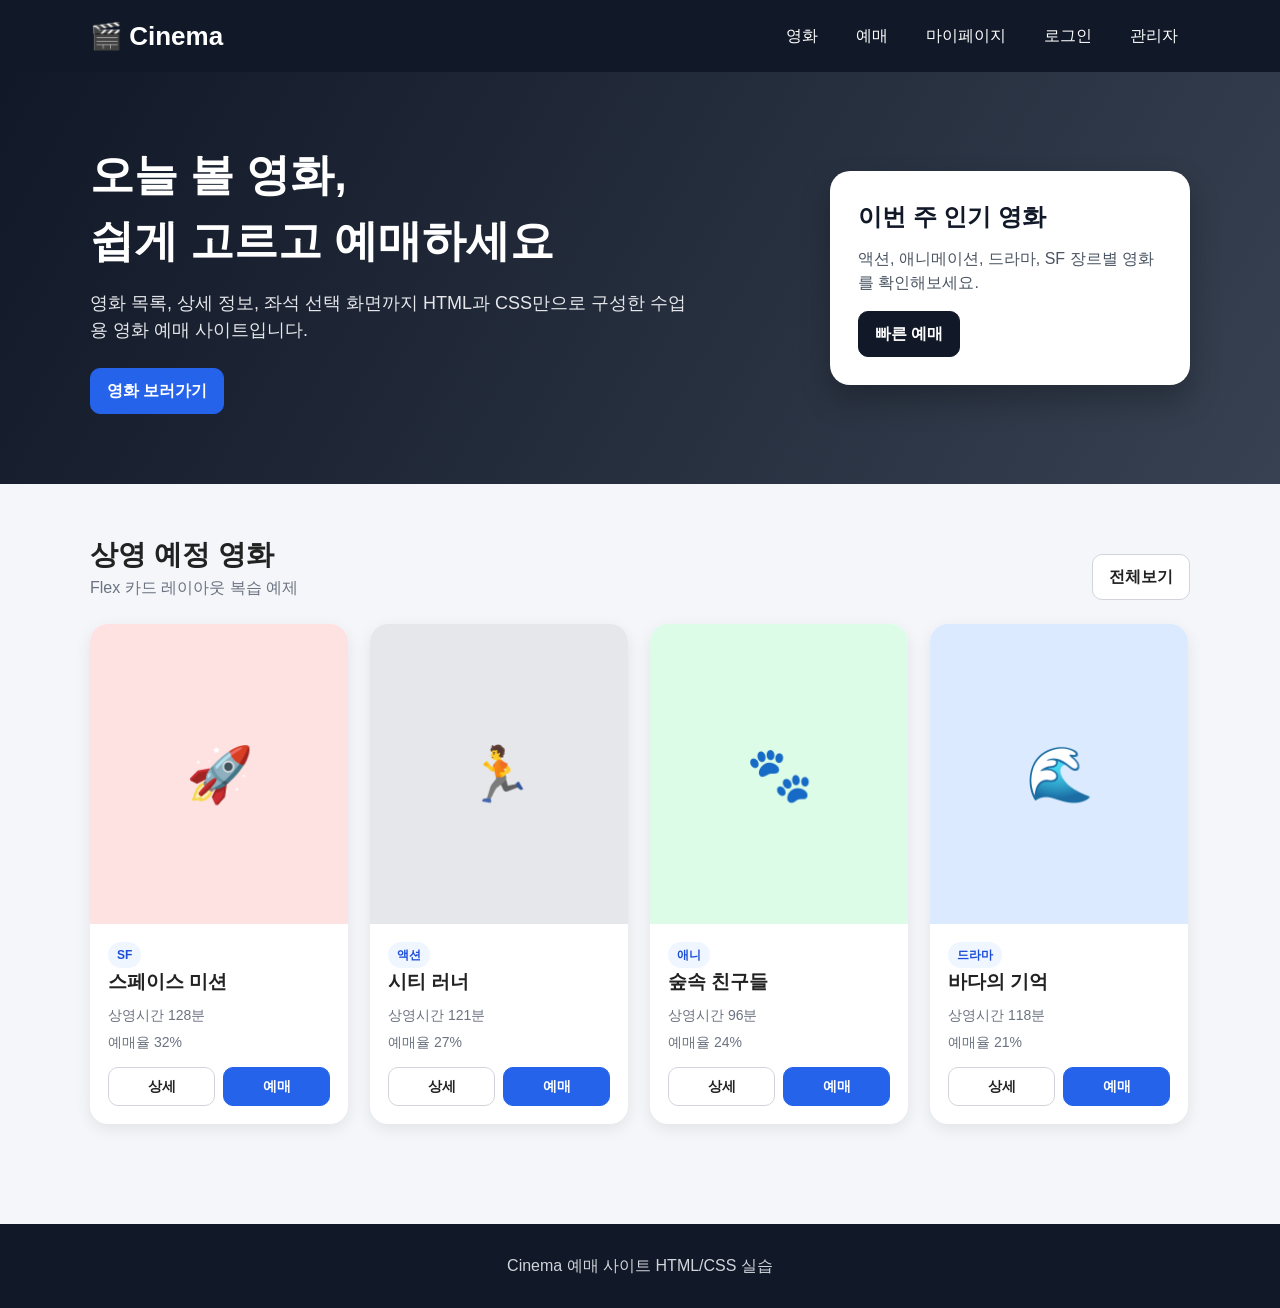
<file: index.html>
<!DOCTYPE html>
<html lang="ko">
<head>
  <meta charset="UTF-8">
  <meta name="viewport" content="width=device-width, initial-scale=1.0">
  <title>시네마 예매</title>
  <link rel="stylesheet" href="css/style.css">
</head>
<body>
<header class="header">
  <div class="container nav">
    <a href="index.html" class="logo">🎬 Cinema</a>
    <nav class="menu">
      <a href="movies.html">영화</a><a href="booking.html">예매</a><a href="mypage.html">마이페이지</a><a href="login.html">로그인</a><a href="admin.html">관리자</a>
    </nav>
  </div>
</header>
<section class="hero">
  <div class="container hero-wrap">
    <div class="hero-text">
      <h1>오늘 볼 영화,<br>쉽게 고르고 예매하세요</h1>
      <p>영화 목록, 상세 정보, 좌석 선택 화면까지 HTML과 CSS만으로 구성한 수업용 영화 예매 사이트입니다.</p>
      <a href="movies.html" class="btn primary">영화 보러가기</a>
    </div>
    <div class="hero-card">
      <h2>이번 주 인기 영화</h2>
      <p>액션, 애니메이션, 드라마, SF 장르별 영화를 확인해보세요.</p>
      <a href="booking.html" class="btn dark">빠른 예매</a>
    </div>
  </div>
</section>
<section class="section">
  <div class="container">
    <div class="section-title"><div><h2>상영 예정 영화</h2><p>Flex 카드 레이아웃 복습 예제</p></div><a href="movies.html" class="btn">전체보기</a></div>
    <div class="card-list" id="popular-list"></div>
  </div>
</section>
<footer class="footer"><div class="container">Cinema 예매 사이트 HTML/CSS 실습</div></footer>
<script src="js/data.js"></script>
<script src="js/common.js"></script>
<script src="js/index.js"></script>
</body>
</html>
</file>
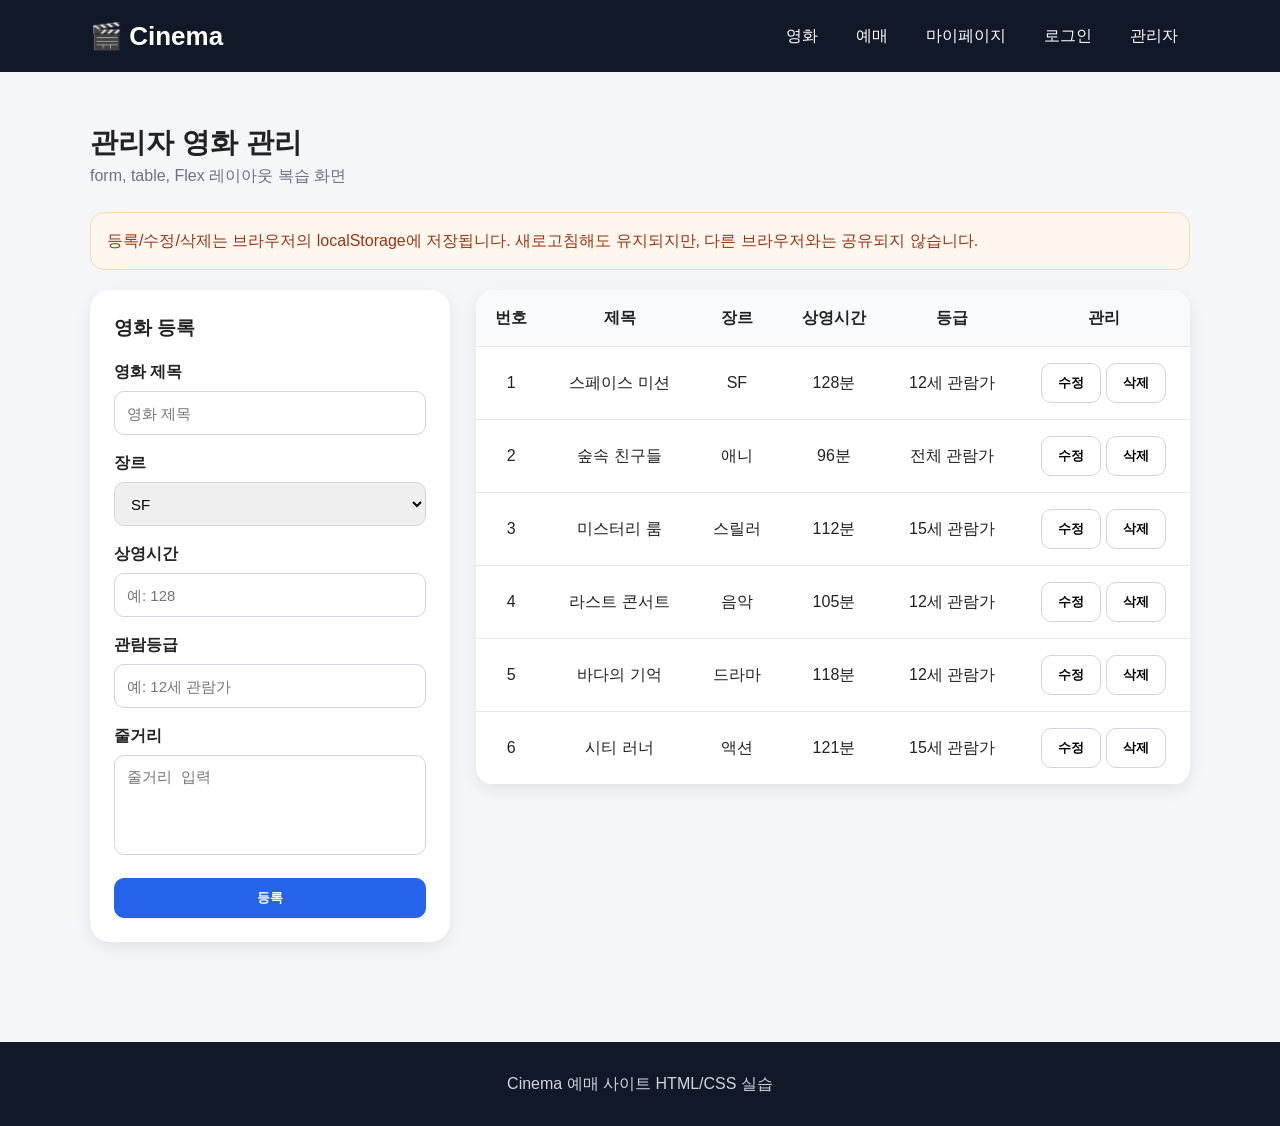
<file: admin.html>
<!DOCTYPE html><html lang="ko"><head><meta charset="UTF-8"><meta name="viewport" content="width=device-width, initial-scale=1.0"><title>관리자</title><link rel="stylesheet" href="css/style.css"></head><body>
<header class="header"><div class="container nav"><a href="index.html" class="logo">🎬 Cinema</a><nav class="menu"><a href="movies.html">영화</a><a href="booking.html">예매</a><a href="mypage.html">마이페이지</a><a href="login.html">로그인</a><a href="admin.html">관리자</a></nav></div></header>
<section class="section"><div class="container"><div class="section-title"><div><h2>관리자 영화 관리</h2><p>form, table, Flex 레이아웃 복습 화면</p></div></div><div class="notice-box">등록/수정/삭제는 브라우저의 localStorage에 저장됩니다. 새로고침해도 유지되지만, 다른 브라우저와는 공유되지 않습니다.</div><div class="admin-layout"><aside class="admin-form"><h3 style="margin-bottom:18px;">영화 등록</h3><form id="admin-form"><div class="form-group"><label>영화 제목</label><input type="text" id="admin-title" placeholder="영화 제목"></div><div class="form-group"><label>장르</label><select id="admin-genre"><option>SF</option><option>애니</option><option>스릴러</option><option>음악</option><option>드라마</option><option>액션</option></select></div><div class="form-group"><label>상영시간</label><input type="text" id="admin-duration" placeholder="예: 128"></div><div class="form-group"><label>관람등급</label><input type="text" id="admin-rating" placeholder="예: 12세 관람가"></div><div class="form-group"><label>줄거리</label><textarea id="admin-story" placeholder="줄거리 입력"></textarea></div><button class="btn primary" id="admin-submit" type="button" style="width:100%;">등록</button></form></aside><div class="admin-table table-wrap"><table><thead><tr><th>번호</th><th>제목</th><th>장르</th><th>상영시간</th><th>등급</th><th>관리</th></tr></thead><tbody id="admin-list"></tbody></table></div></div></div></section>
<footer class="footer"><div class="container">Cinema 예매 사이트 HTML/CSS 실습</div></footer>
<script src="js/data.js"></script>
<script src="js/common.js"></script>
<script src="js/admin.js"></script>
</body></html>
</file>
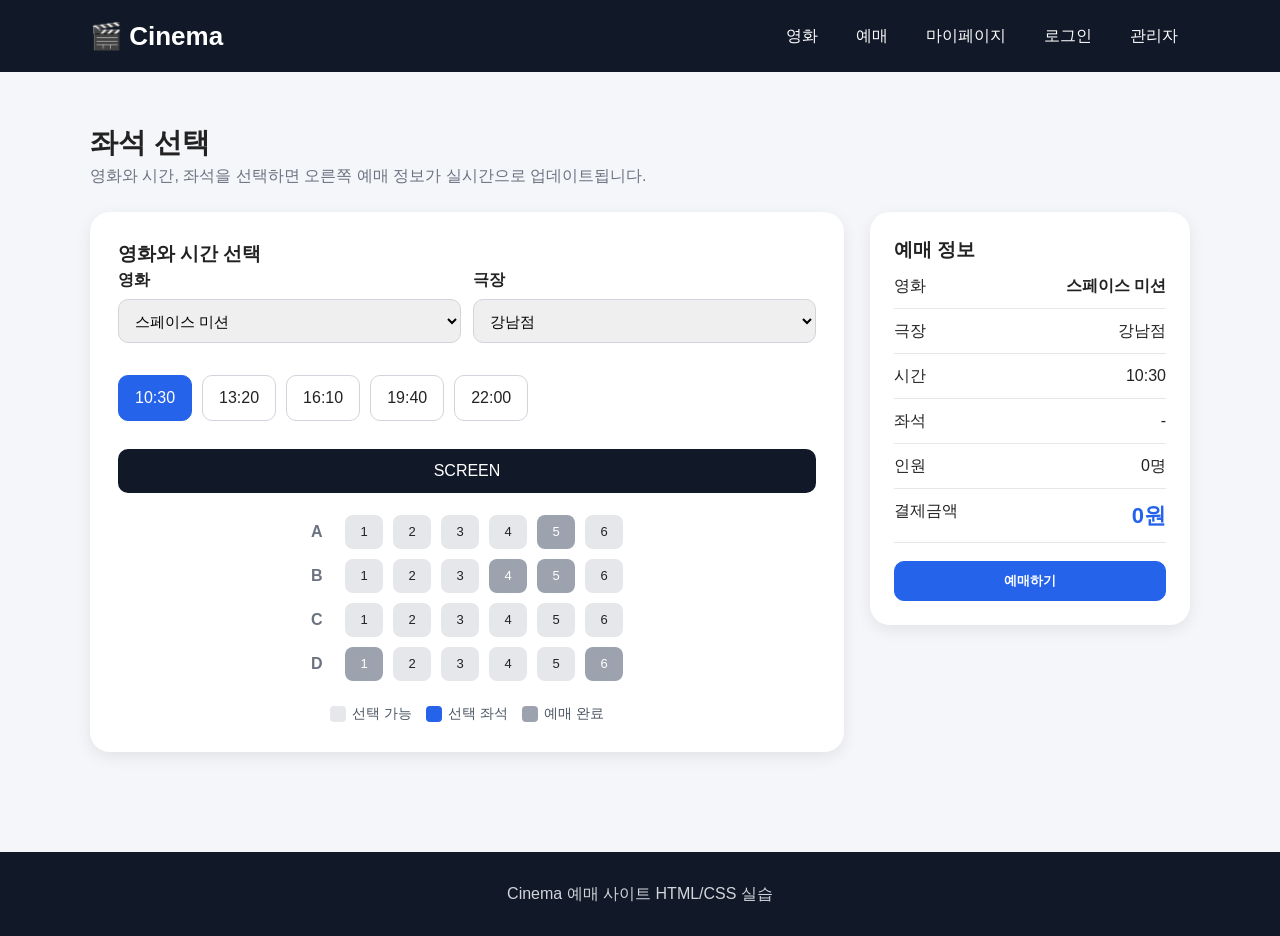
<file: booking.html>
<!DOCTYPE html><html lang="ko"><head><meta charset="UTF-8"><meta name="viewport" content="width=device-width, initial-scale=1.0"><title>영화 예매</title><link rel="stylesheet" href="css/style.css"></head><body>
<header class="header"><div class="container nav"><a href="index.html" class="logo">🎬 Cinema</a><nav class="menu"><a href="movies.html">영화</a><a href="booking.html">예매</a><a href="mypage.html">마이페이지</a><a href="login.html">로그인</a><a href="admin.html">관리자</a></nav></div></header>
<section class="section"><div class="container"><div class="section-title"><div><h2>좌석 선택</h2><p>영화와 시간, 좌석을 선택하면 오른쪽 예매 정보가 실시간으로 업데이트됩니다.</p></div></div><div class="booking-layout"><div class="booking-main"><h3>영화와 시간 선택</h3><div class="form-row"><div class="form-group"><label>영화</label><select id="movie-select"></select></div><div class="form-group"><label>극장</label><select id="theater-select"></select></div></div><div class="time-list" id="time-list"></div><div class="screen">SCREEN</div><div class="seat-area" id="seat-area"></div><div class="legend"><span><i></i>선택 가능</span><span><i class="selected"></i>선택 좌석</span><span><i class="reserved"></i>예매 완료</span></div></div><aside class="booking-side"><h3>예매 정보</h3><ul class="summary"><li><span>영화</span><strong id="summary-movie" style="font-size:16px;color:#222"></strong></li><li><span>극장</span><span id="summary-theater"></span></li><li><span>시간</span><span id="summary-time"></span></li><li><span>좌석</span><span id="summary-seats">-</span></li><li><span>인원</span><span id="summary-count">0명</span></li><li><span>결제금액</span><strong id="summary-price">0원</strong></li></ul><button id="submit-booking" class="btn primary" style="width:100%;margin-top:18px;">예매하기</button></aside></div></div></section>
<footer class="footer"><div class="container">Cinema 예매 사이트 HTML/CSS 실습</div></footer>
<script src="js/data.js"></script>
<script src="js/common.js"></script>
<script src="js/booking.js"></script>
</body></html>
</file>
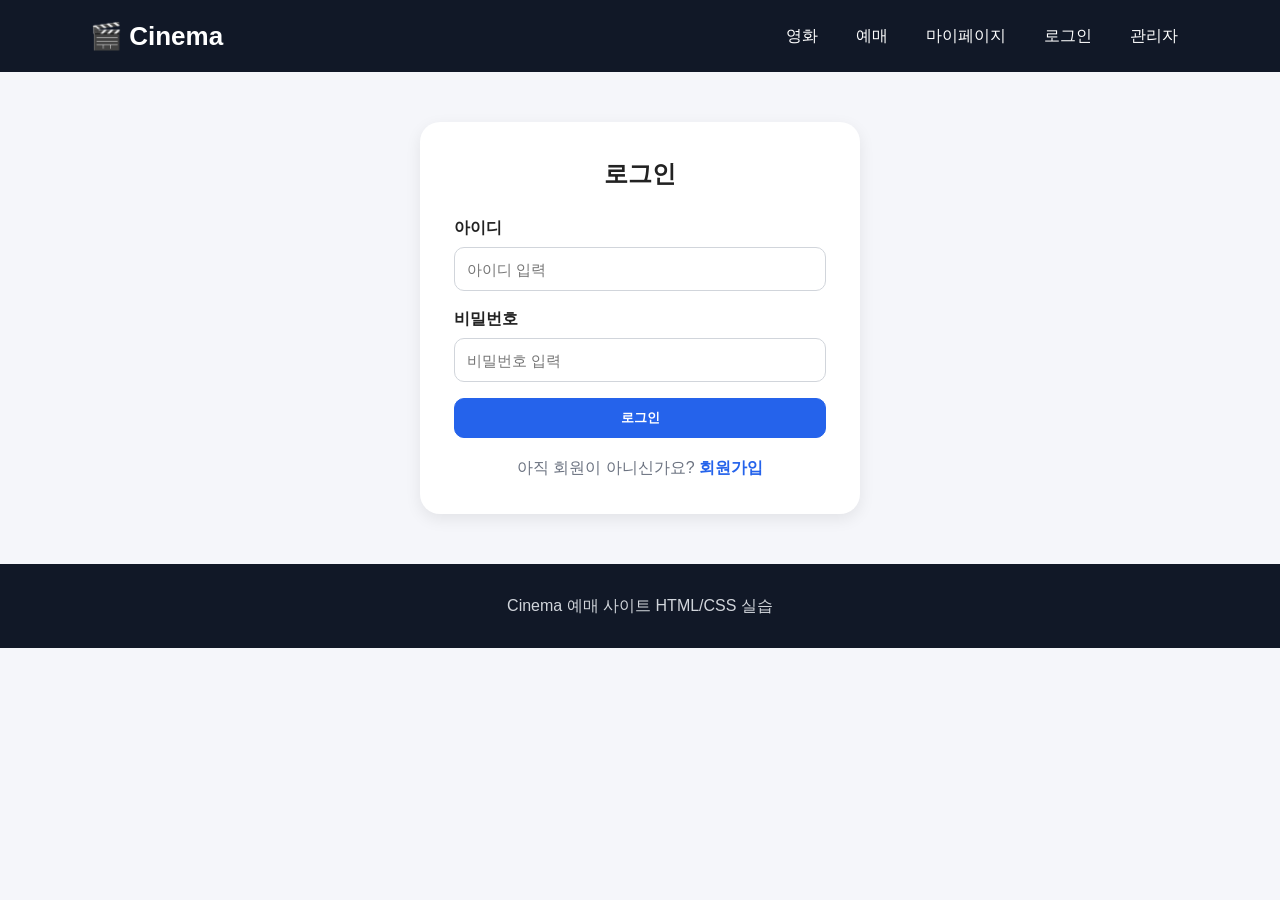
<file: login.html>
<!DOCTYPE html><html lang="ko"><head><meta charset="UTF-8"><meta name="viewport" content="width=device-width, initial-scale=1.0"><title>로그인</title><link rel="stylesheet" href="css/style.css"></head><body>
<header class="header"><div class="container nav"><a href="index.html" class="logo">🎬 Cinema</a><nav class="menu"><a href="movies.html">영화</a><a href="booking.html">예매</a><a href="mypage.html">마이페이지</a><a href="login.html">로그인</a><a href="admin.html">관리자</a></nav></div></header>
<main class="form-box"><h2>로그인</h2><form><div class="form-group"><label>아이디</label><input type="text" id="login-id" placeholder="아이디 입력"></div><div class="form-group"><label>비밀번호</label><input type="password" id="login-pw" placeholder="비밀번호 입력"></div><button class="btn primary" id="login-btn" style="width:100%;" type="button">로그인</button><p style="text-align:center;margin-top:18px;color:#6b7280;">아직 회원이 아니신가요? <a href="signup.html" style="color:#2563eb;font-weight:bold;">회원가입</a></p></form></main>
<footer class="footer"><div class="container">Cinema 예매 사이트 HTML/CSS 실습</div></footer>
<script src="js/data.js"></script>
<script src="js/common.js"></script>
<script src="js/login.js"></script>
</body></html>
</file>
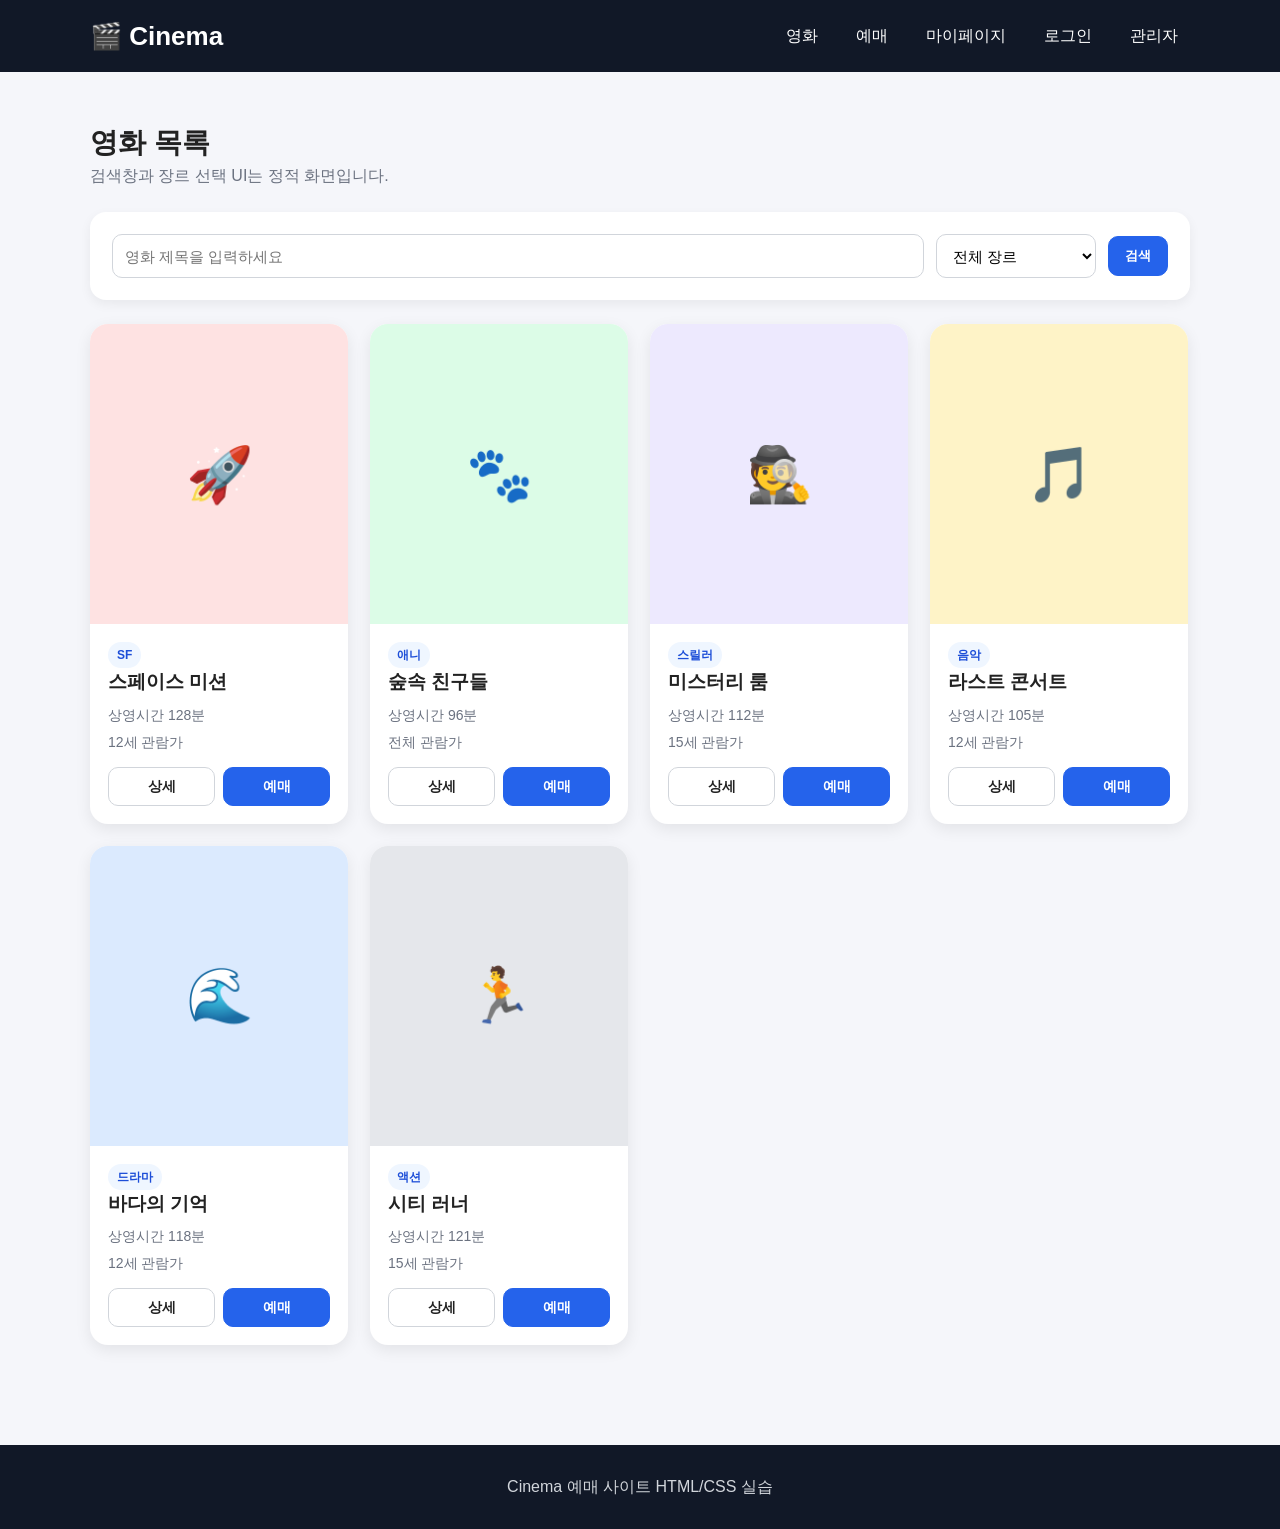
<file: movies.html>
<!DOCTYPE html><html lang="ko"><head><meta charset="UTF-8"><meta name="viewport" content="width=device-width, initial-scale=1.0"><title>영화 목록</title><link rel="stylesheet" href="css/style.css"></head><body>
<header class="header"><div class="container nav"><a href="index.html" class="logo">🎬 Cinema</a><nav class="menu"><a href="movies.html">영화</a><a href="booking.html">예매</a><a href="mypage.html">마이페이지</a><a href="login.html">로그인</a><a href="admin.html">관리자</a></nav></div></header>
<section class="section"><div class="container"><div class="section-title"><div><h2>영화 목록</h2><p>검색창과 장르 선택 UI는 정적 화면입니다.</p></div></div><div class="search-box"><input class="input" type="text" id="search-input" placeholder="영화 제목을 입력하세요"><select class="select" id="genre-select"><option>전체 장르</option><option>SF</option><option>애니</option><option>스릴러</option><option>음악</option><option>드라마</option><option>액션</option></select><button class="btn primary" id="search-btn">검색</button></div><div class="card-list" id="movie-list"></div></div></section><footer class="footer"><div class="container">Cinema 예매 사이트 HTML/CSS 실습</div></footer>
<script src="js/data.js"></script>
<script src="js/common.js"></script>
<script src="js/movies.js"></script>
</body></html>
</file>
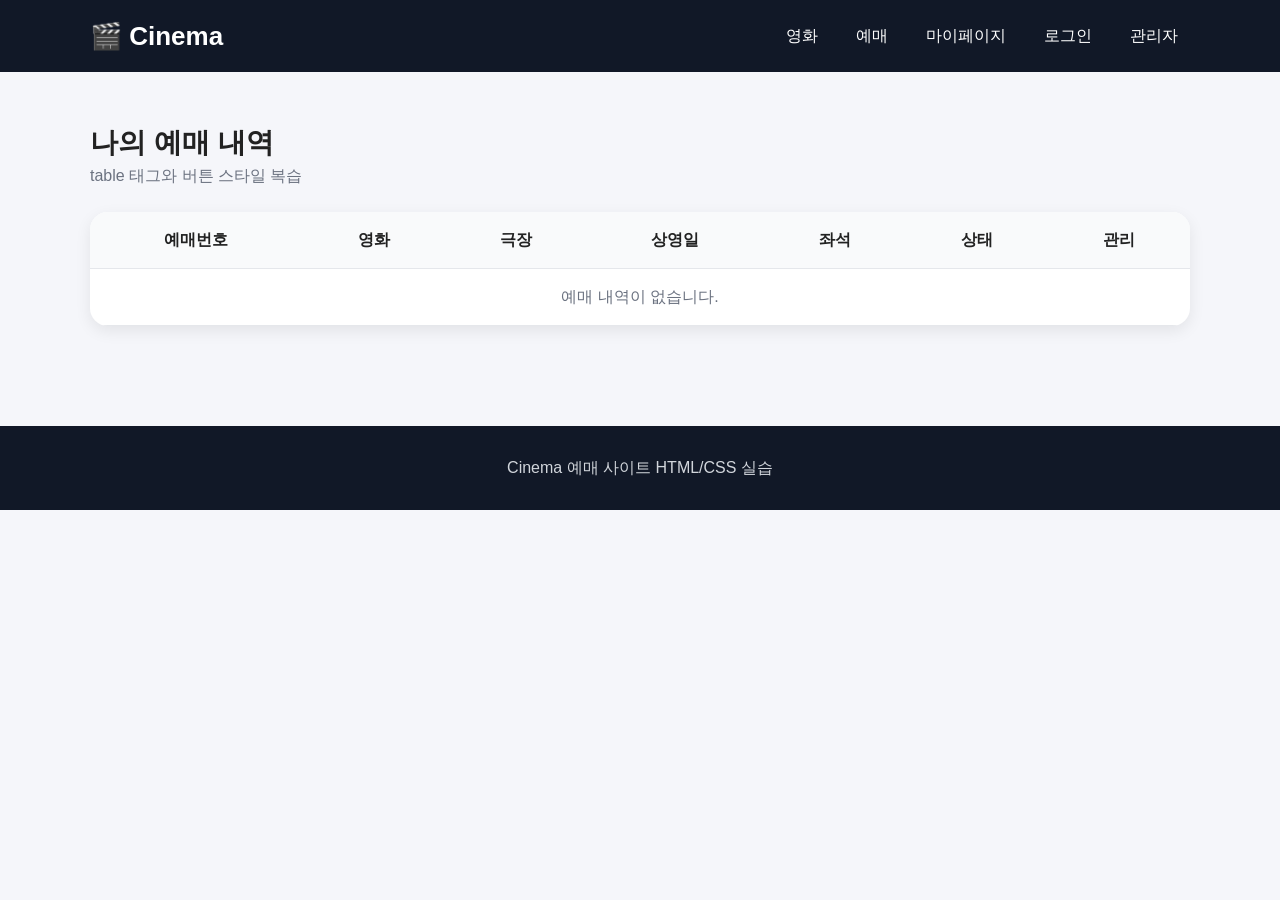
<file: mypage.html>
<!DOCTYPE html><html lang="ko"><head><meta charset="UTF-8"><meta name="viewport" content="width=device-width, initial-scale=1.0"><title>마이페이지</title><link rel="stylesheet" href="css/style.css"></head><body>
<header class="header"><div class="container nav"><a href="index.html" class="logo">🎬 Cinema</a><nav class="menu"><a href="movies.html">영화</a><a href="booking.html">예매</a><a href="mypage.html">마이페이지</a><a href="login.html">로그인</a><a href="admin.html">관리자</a></nav></div></header>
<section class="section"><div class="container"><div class="section-title"><div><h2>나의 예매 내역</h2><p>table 태그와 버튼 스타일 복습</p></div></div><div class="table-wrap"><table><thead><tr><th>예매번호</th><th>영화</th><th>극장</th><th>상영일</th><th>좌석</th><th>상태</th><th>관리</th></tr></thead><tbody id="booking-list"></tbody></table></div></div></section>
<footer class="footer"><div class="container">Cinema 예매 사이트 HTML/CSS 실습</div></footer>
<script src="js/data.js"></script>
<script src="js/common.js"></script>
<script src="js/mypage.js"></script>
</body></html>
</file>
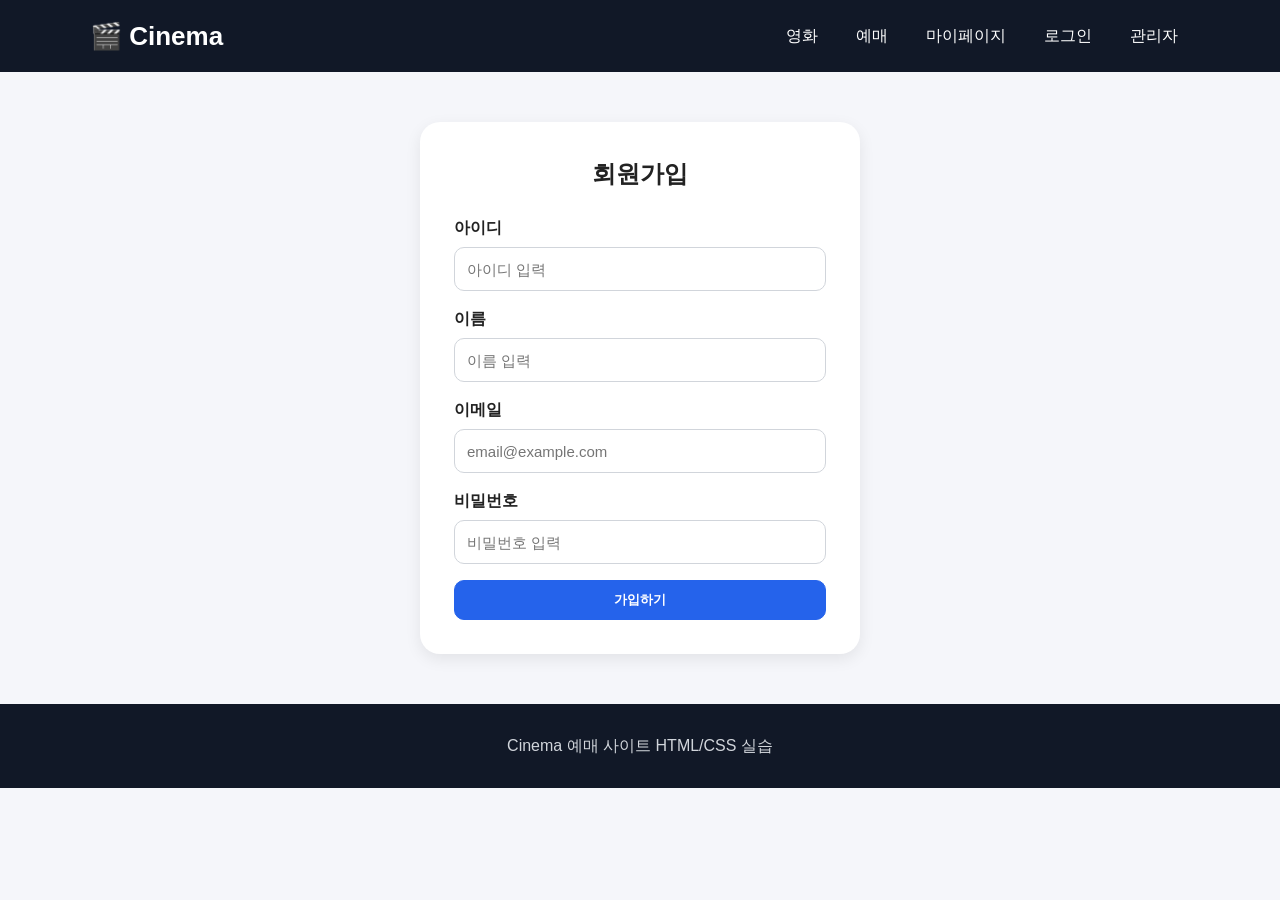
<file: signup.html>
<!DOCTYPE html><html lang="ko"><head><meta charset="UTF-8"><meta name="viewport" content="width=device-width, initial-scale=1.0"><title>회원가입</title><link rel="stylesheet" href="css/style.css"></head><body>
<header class="header"><div class="container nav"><a href="index.html" class="logo">🎬 Cinema</a><nav class="menu"><a href="movies.html">영화</a><a href="booking.html">예매</a><a href="mypage.html">마이페이지</a><a href="login.html">로그인</a><a href="admin.html">관리자</a></nav></div></header>
<main class="form-box"><h2>회원가입</h2><form><div class="form-group"><label>아이디</label><input type="text" id="signup-id" placeholder="아이디 입력"></div><div class="form-group"><label>이름</label><input type="text" id="signup-name" placeholder="이름 입력"></div><div class="form-group"><label>이메일</label><input type="email" id="signup-email" placeholder="email@example.com"></div><div class="form-group"><label>비밀번호</label><input type="password" id="signup-pw" placeholder="비밀번호 입력"></div><button class="btn primary" id="signup-btn" style="width:100%;" type="button">가입하기</button></form></main>
<footer class="footer"><div class="container">Cinema 예매 사이트 HTML/CSS 실습</div></footer>
<script src="js/data.js"></script>
<script src="js/common.js"></script>
<script src="js/signup.js"></script>
</body></html>
</file>
<file: css/style.css>
*{box-sizing:border-box;margin:0;padding:0;}
body{font-family:Arial,'Noto Sans KR',sans-serif;background:#f5f6fa;color:#222;line-height:1.5;}
a{text-decoration:none;color:inherit;}
ul{list-style:none;}
img{max-width:100%;display:block;}
.container{width:1100px;margin:0 auto;}
.header{background:#111827;color:white;}
.nav{height:72px;display:flex;align-items:center;justify-content:space-between;}
.logo{font-size:26px;font-weight:bold;}
.menu{display:flex;gap:14px;align-items:center;}
.menu a{padding:8px 12px;border-radius:8px;}
.menu a:hover{background:#374151;}
.btn{display:inline-block;border:1px solid #d1d5db;background:white;padding:10px 16px;border-radius:10px;font-weight:bold;text-align:center;}
.btn:hover{background:#f3f4f6;}
.btn.primary{background:#2563eb;color:white;border-color:#2563eb;}
.btn.primary:hover{background:#1d4ed8;}
.btn.dark{background:#111827;color:white;border-color:#111827;}
.hero{background:linear-gradient(120deg,#111827,#374151);color:white;padding:70px 0;}
.hero-wrap{display:flex;align-items:center;justify-content:space-between;gap:40px;}
.hero-text{width:55%;}
.hero-text h1{font-size:44px;margin-bottom:16px;}
.hero-text p{font-size:18px;color:#e5e7eb;margin-bottom:24px;}
.hero-card{width:360px;background:white;color:#111827;border-radius:20px;padding:28px;box-shadow:0 15px 30px rgba(0,0,0,.25);}
.hero-card h2{margin-bottom:12px;}
.hero-card p{color:#4b5563;margin-bottom:16px;}
.section{padding:50px 0;}
.section-title{display:flex;justify-content:space-between;align-items:end;margin-bottom:24px;}
.section-title h2{font-size:28px;}
.section-title p{color:#6b7280;}
.card-list{display:flex;gap:22px;flex-wrap:wrap;}
.movie-card{width:calc(25% - 17px);background:white;border-radius:18px;overflow:hidden;box-shadow:0 5px 16px rgba(0,0,0,.08);}
.poster{height:300px;background:#dbeafe;display:flex;align-items:center;justify-content:center;font-size:54px;}
.poster.red{background:#fee2e2;}.poster.green{background:#dcfce7;}.poster.yellow{background:#fef3c7;}.poster.purple{background:#ede9fe;}.poster.gray{background:#e5e7eb;}.poster.blue{background:#dbeafe;}
.movie-info{padding:18px;}
.movie-info h3{font-size:19px;margin-bottom:8px;}
.movie-info p{font-size:14px;color:#6b7280;margin-bottom:6px;}
.movie-actions{display:flex;gap:8px;margin-top:14px;}
.movie-actions .btn{flex:1;padding:8px 10px;font-size:14px;}
.search-box{background:white;border-radius:16px;padding:22px;box-shadow:0 4px 12px rgba(0,0,0,.06);margin-bottom:24px;display:flex;gap:12px;align-items:center;}
.input,.select{height:44px;border:1px solid #d1d5db;border-radius:10px;padding:0 12px;font-size:15px;background:white;}
.input{flex:1;}
.select{width:160px;}
.badge{display:inline-block;background:#eff6ff;color:#1d4ed8;padding:4px 9px;border-radius:999px;font-size:12px;font-weight:bold;}
.detail-box{background:white;border-radius:20px;padding:30px;display:flex;gap:34px;box-shadow:0 5px 16px rgba(0,0,0,.08);}
.detail-poster{width:330px;height:440px;border-radius:18px;background:#dbeafe;display:flex;align-items:center;justify-content:center;font-size:80px;}
.detail-info{flex:1;}
.detail-info h2{font-size:36px;margin-bottom:10px;}
.info-list{margin:22px 0;}
.info-list li{padding:10px 0;border-bottom:1px solid #e5e7eb;}
.story{background:#f9fafb;border-radius:14px;padding:18px;margin:20px 0;color:#4b5563;}
.booking-layout{display:flex;gap:26px;align-items:flex-start;}
.booking-main{flex:1;background:white;border-radius:20px;padding:28px;box-shadow:0 5px 16px rgba(0,0,0,.08);}
.booking-side{width:320px;background:white;border-radius:20px;padding:24px;box-shadow:0 5px 16px rgba(0,0,0,.08);}
.time-list{display:flex;gap:10px;flex-wrap:wrap;margin:16px 0 28px;}
.time-item{border:1px solid #d1d5db;border-radius:10px;padding:10px 16px;background:#fff;}
.time-item.active{background:#2563eb;color:white;border-color:#2563eb;}
.screen{background:#111827;color:white;text-align:center;border-radius:10px;padding:10px;margin:22px 0;}
.seat-area{display:flex;flex-direction:column;gap:10px;align-items:center;}
.seat-row{display:flex;gap:10px;align-items:center;}
.row-label{width:24px;font-weight:bold;color:#6b7280;}
.seat{width:38px;height:34px;border-radius:8px;background:#e5e7eb;display:flex;align-items:center;justify-content:center;font-size:13px;}
.seat.selected{background:#2563eb;color:white;}
.seat.reserved{background:#9ca3af;color:white;}
.legend{display:flex;gap:14px;justify-content:center;margin-top:22px;font-size:14px;color:#4b5563;}
.legend span{display:flex;align-items:center;gap:6px;}
.legend i{width:16px;height:16px;border-radius:4px;background:#e5e7eb;display:inline-block;}
.legend i.selected{background:#2563eb;}.legend i.reserved{background:#9ca3af;}
.summary li{display:flex;justify-content:space-between;padding:10px 0;border-bottom:1px solid #e5e7eb;}
.summary strong{font-size:22px;color:#2563eb;}
.form-box{width:440px;margin:50px auto;background:white;border-radius:20px;padding:34px;box-shadow:0 5px 16px rgba(0,0,0,.08);}
.form-box h2{text-align:center;margin-bottom:24px;}
.form-group{margin-bottom:16px;}
.form-group label{display:block;margin-bottom:7px;font-weight:bold;}
.form-group input,.form-group select,.form-group textarea{width:100%;height:44px;border:1px solid #d1d5db;border-radius:10px;padding:0 12px;font-size:15px;}
.form-group textarea{height:100px;padding:12px;resize:none;}
.form-row{display:flex;gap:12px;}
.form-row .form-group{flex:1;}
.table-wrap{background:white;border-radius:18px;overflow:hidden;box-shadow:0 5px 16px rgba(0,0,0,.08);}
table{width:100%;border-collapse:collapse;}
th,td{padding:16px;text-align:center;border-bottom:1px solid #e5e7eb;}
th{background:#f9fafb;}
.admin-layout{display:flex;gap:26px;align-items:flex-start;}
.admin-form{width:360px;background:white;border-radius:20px;padding:24px;box-shadow:0 5px 16px rgba(0,0,0,.08);}
.admin-table{flex:1;}
.notice-box{background:#fff7ed;border:1px solid #fed7aa;color:#9a3412;border-radius:14px;padding:16px;margin-bottom:20px;}
.footer{background:#111827;color:#d1d5db;margin-top:50px;padding:30px 0;text-align:center;}
@media(max-width:1120px){.container{width:94%;}.movie-card{width:calc(50% - 11px);}.hero-wrap,.detail-box,.booking-layout,.admin-layout{flex-direction:column;}.hero-text,.hero-card,.detail-poster,.booking-side,.admin-form{width:100%;}}
@media(max-width:640px){.nav{height:auto;flex-direction:column;gap:14px;padding:18px 0;}.menu{flex-wrap:wrap;justify-content:center;}.hero-text h1{font-size:32px;}.movie-card{width:100%;}.search-box,.form-row{flex-direction:column;}.select,.input{width:100%;}.form-box{width:94%;}.seat{width:30px;height:30px;font-size:12px;}th,td{font-size:13px;padding:10px;}}
</file>
